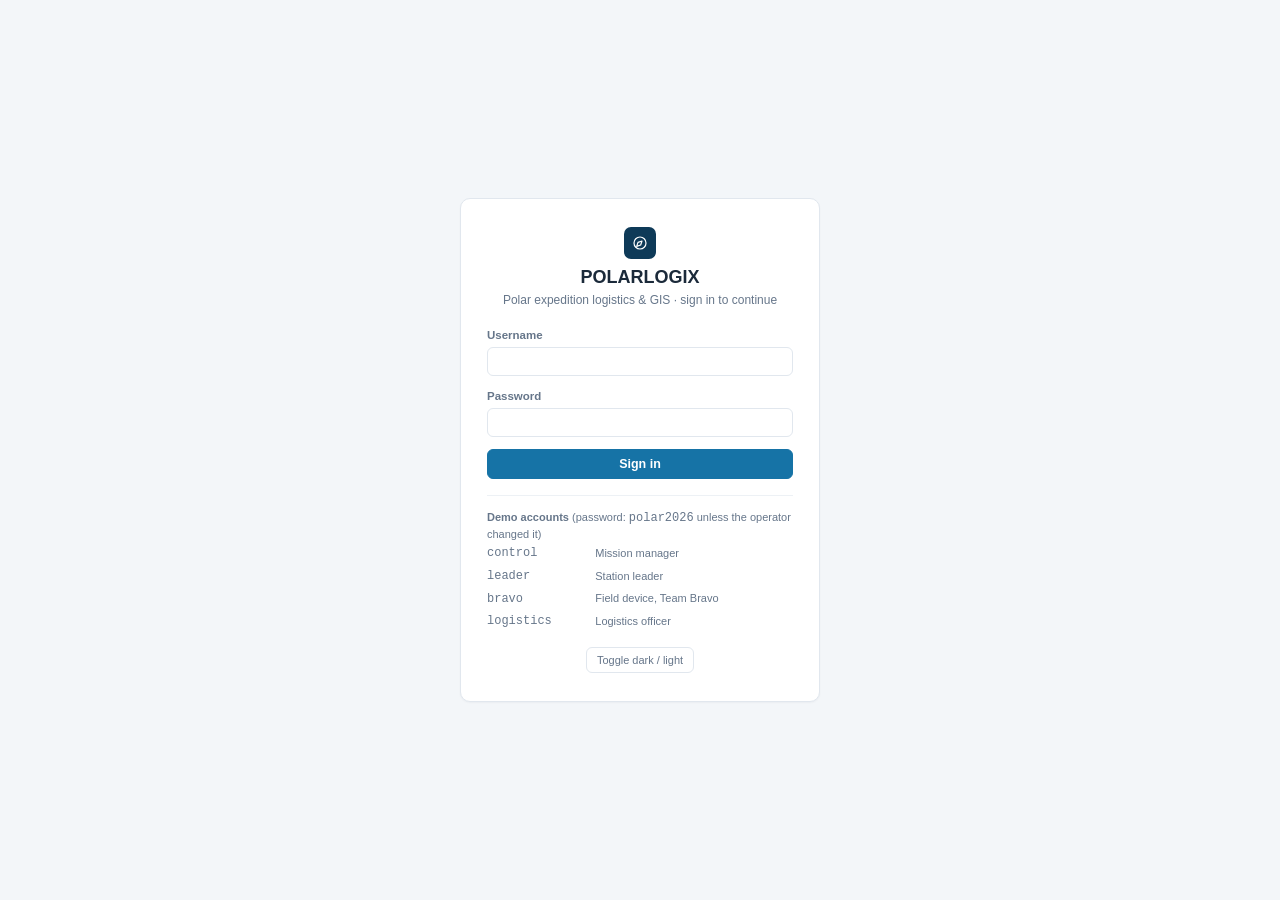
<file: static/login.html>
<!DOCTYPE html>
<html lang="en">
<head>
<meta charset="UTF-8">
<meta name="viewport" content="width=device-width, initial-scale=1.0">
<title>POLARLOGIX — Sign in</title>
<link rel="stylesheet" href="/static/css/app.css">
<link rel="manifest" href="/manifest.webmanifest">
<meta name="theme-color" content="#0e3a58">
<script>
(function(){ try{ var t=localStorage.getItem('pl_theme')||'light'; document.documentElement.setAttribute('data-theme',t); }catch(e){} })();
</script>
</head>
<body>
<div class="login-wrap">
  <div class="login-card">
    <div class="logo"><div class="logo-box"><svg class="ic" viewBox="0 0 24 24"><circle cx="12" cy="12" r="9"/><path d="M15 9l-2 6-6 2 2-6z"/></svg></div></div>
    <h1>POLARLOGIX</h1>
    <p>Polar expedition logistics &amp; GIS &middot; sign in to continue</p>
    <div class="login-err" id="err"></div>
    <form id="loginForm">
      <div class="field"><label for="u">Username</label><input type="text" id="u" autocomplete="username" required></div>
      <div class="field"><label for="p">Password</label><input type="password" id="p" autocomplete="current-password" required></div>
      <button class="btn full" type="submit" id="go">Sign in</button>
    </form>
    <div class="demo-creds">
      <b>Demo accounts</b> (password: <span class="mono">polar2026</span> unless the operator changed it)
      <table>
        <tr><td class="mono">control</td><td>Mission manager</td></tr>
        <tr><td class="mono">leader</td><td>Station leader</td></tr>
        <tr><td class="mono">bravo</td><td>Field device, Team Bravo</td></tr>
        <tr><td class="mono">logistics</td><td>Logistics officer</td></tr>
      </table>
    </div>
    <div style="text-align:center;margin-top:14px">
      <button class="b-ghost" type="button" id="themeBtn" style="font-size:11px">Toggle dark / light</button>
    </div>
  </div>
</div>
<script src="/static/js/api.js"></script>
<script>
$('themeBtn').onclick = () => window.PL.toggleTheme();
$('loginForm').onsubmit = async (e) => {
  e.preventDefault();
  const err = $('err'); err.classList.remove('on');
  const btn = $('go'); btn.disabled = true; btn.textContent = 'Signing in…';
  try {
    await window.PL.login($('u').value.trim(), $('p').value);
    location.href = '/';
  } catch (ex) {
    err.textContent = ex.message || 'Sign in failed';
    err.classList.add('on');
  } finally {
    btn.disabled = false; btn.textContent = 'Sign in';
  }
};
function $(id){ return document.getElementById(id); }
</script>
</body>
</html>
</file>
<file: static/css/app.css>
:root{
  --bg:#f3f6f9; --card:#fff; --line:#e1e7ee; --line2:#edf1f5;
  --text:#1b2a3a; --mute:#66768a; --dim:#93a0b0;
  --navy:#0e3a58; --blue:#1673a6; --blueBg:#e3f0f8;
  --red:#d92d20; --redBg:#fdecea; --amber:#c86a05; --amberBg:#fef3e0; --green:#12805c; --greenBg:#e3f4ec;
  --shadow: 0 1px 2px rgba(16,32,48,.04);
  --font:Inter,"Segoe UI",Roboto,"Helvetica Neue",Arial,sans-serif;
  --mono:ui-monospace,"SF Mono",Consolas,"Liberation Mono",monospace;
}
html[data-theme="dark"]{
  --bg:#0d1520; --card:#141d2b; --line:#233145; --line2:#1b2635;
  --text:#e7edf5; --mute:#8fa0b8; --dim:#5f7189;
  --navy:#2f6690; --blue:#4fa3d8; --blueBg:#132a3d;
  --red:#f0574a; --redBg:#3a1a18; --amber:#e8a53e; --amberBg:#3a2d12; --green:#3fcf94; --greenBg:#123328;
  --shadow: 0 1px 3px rgba(0,0,0,.35);
}
*{box-sizing:border-box;margin:0;padding:0}
html,body{height:100%}
body{font-family:var(--font);font-size:13px;color:var(--text);background:var(--bg);line-height:1.4;transition:background .15s,color .15s}
button,input,select,textarea{font-family:inherit;font-size:inherit;color:inherit}
button{cursor:pointer}
a{color:var(--blue)}
.mono{font-family:var(--mono);font-size:12px}
.ic{width:16px;height:16px;fill:none;stroke:currentColor;stroke-width:1.8;stroke-linecap:round;stroke-linejoin:round;flex:none}
::-webkit-scrollbar{width:10px;height:10px}
::-webkit-scrollbar-thumb{background:var(--line);border-radius:6px}

/* ---- layout ---- */
.app{display:grid;grid-template-columns:216px 1fr;grid-template-rows:56px 1fr;height:100vh}
.top{grid-column:1/3;display:flex;align-items:center;gap:12px;padding:0 16px;background:var(--card);border-bottom:1px solid var(--line)}
.logo{display:flex;align-items:center;gap:9px;width:200px;flex:none}
.logo-box{width:32px;height:32px;border-radius:7px;background:var(--navy);color:#fff;display:grid;place-items:center}
.logo b{font-size:15px;letter-spacing:.2px;display:block}
.logo small{font-size:10px;color:var(--mute);display:block;line-height:1.15}
.v{font-size:10px;font-weight:600;background:var(--blueBg);color:var(--blue);padding:1px 6px;border-radius:4px;margin-left:5px;vertical-align:1px}
.st{font-size:12.5px;color:var(--mute);padding-left:12px;border-left:1px solid var(--line);white-space:nowrap}
.st b{color:var(--text)}
.dotg{display:inline-block;width:7px;height:7px;border-radius:50%;background:var(--green);margin-right:5px}
.dotr{display:inline-block;width:7px;height:7px;border-radius:50%;background:var(--red);margin-right:5px}
.search{flex:1;max-width:470px;min-width:120px;display:flex;align-items:center;gap:8px;border:1px solid var(--line);background:var(--bg);border-radius:6px;padding:7px 10px;color:var(--dim);white-space:nowrap;overflow:hidden}
.top .sp{flex:1}
.b-sar{background:var(--red);color:#fff;border:0;border-radius:6px;padding:7px 12px;font-weight:600;font-size:12px;display:flex;gap:6px;align-items:center}
.b-sar.idle{background:var(--card);color:var(--mute);border:1px solid var(--line);font-weight:500}
.b-sat{border:1px solid #bcd9ea;background:var(--blueBg);color:var(--blue);border-radius:6px;padding:6px 11px;font-weight:600;font-size:12px;display:flex;gap:6px;align-items:center}
.b-sat.off{border-color:#f3b8b3;background:var(--redBg);color:var(--red)}
.b-ghost{border:1px solid var(--line);background:var(--card);border-radius:6px;padding:6px 10px;color:var(--mute);font-size:12px}
.b-ghost:hover{border-color:var(--blue);color:var(--blue)}
.b-icon{border:1px solid var(--line);background:var(--card);border-radius:6px;width:34px;height:34px;display:grid;place-items:center;color:var(--mute)}
.b-icon:hover{border-color:var(--blue);color:var(--blue)}
.bell{position:relative;width:34px;height:34px;border:1px solid var(--line);border-radius:6px;display:grid;place-items:center;background:var(--card);color:var(--mute)}
.bell i{position:absolute;top:-6px;right:-6px;background:var(--red);color:#fff;font-style:normal;font-size:10px;font-weight:600;border-radius:9px;padding:0 5px;min-width:16px;text-align:center}
.user{display:flex;align-items:center;gap:8px;border:1px solid var(--line);border-radius:6px;padding:4px 10px 4px 5px;background:var(--card);position:relative}
.av{width:24px;height:24px;border-radius:5px;background:var(--blue);color:#fff;display:grid;place-items:center;font-size:11px;font-weight:600}
.user b{font-size:11.5px;display:block;line-height:1.1}.user small{font-size:10px;color:var(--mute)}
.user-menu{position:absolute;top:44px;right:0;background:var(--card);border:1px solid var(--line);border-radius:8px;box-shadow:var(--shadow);min-width:160px;display:none;z-index:40;overflow:hidden}
.user-menu.on{display:block}
.user-menu button{display:block;width:100%;text-align:left;padding:9px 12px;background:none;border:0;color:var(--text);font-size:12.5px}
.user-menu button:hover{background:var(--bg)}

.side{background:var(--card);border-right:1px solid var(--line);padding:12px 10px;display:flex;flex-direction:column;overflow:auto}
.side h6{font-size:10px;color:var(--dim);font-weight:600;letter-spacing:.6px;padding:4px 8px 8px}
.nav{display:flex;align-items:center;gap:9px;width:100%;text-align:left;padding:8px 9px;border:0;border-radius:6px;background:none;color:var(--text);font-size:13px;margin-bottom:1px;opacity:.82}
.nav:hover{background:var(--bg);opacity:1}
.nav.on{background:var(--navy);color:#fff;opacity:1}
.nav .n{margin-left:auto;background:var(--red);color:#fff;font-size:10px;font-weight:600;border-radius:9px;padding:0 6px}
.nav .n.a{background:var(--amber)}
.edge{margin-top:auto;border:1px solid var(--line);border-radius:6px;padding:8px 10px;font-size:11px;color:var(--mute);background:var(--bg)}
.edge b{color:var(--text);font-weight:600}

main{overflow:auto;padding:18px 22px 30px}
.view{display:none}.view.on{display:block}
.foot{margin-top:22px;font-size:11px;color:var(--dim);border-top:1px solid var(--line);padding-top:10px}

/* ---- page head ---- */
.ph{display:flex;align-items:center;gap:12px;background:var(--card);border:1px solid var(--line);border-radius:8px;padding:12px 16px;margin-bottom:14px}
.ph h1{font-size:19px;font-weight:650}
.ph p{color:var(--mute);font-size:12.5px;margin-top:2px}
.ph .sp{flex:1}
.pill{border:1px solid var(--line);border-radius:6px;padding:5px 10px;font-size:12px;color:var(--mute);background:var(--bg)}
.chip{display:inline-block;font-size:10.5px;font-weight:600;padding:2px 8px;border-radius:5px;background:var(--line2);color:var(--mute);letter-spacing:.2px;white-space:nowrap}
.chip.g{background:var(--greenBg);color:var(--green)}.chip.a{background:var(--amberBg);color:var(--amber)}.chip.r{background:var(--redBg);color:var(--red)}.chip.b{background:var(--blueBg);color:var(--blue)}

/* ---- cards ---- */
.gr{display:grid;gap:14px}
.g6{grid-template-columns:repeat(6,1fr)}.g4{grid-template-columns:repeat(4,1fr)}.g3{grid-template-columns:repeat(3,1fr)}.g2{grid-template-columns:1fr 1fr}
.g-main{grid-template-columns:1.9fr 1fr}
.mb{margin-bottom:14px}
.card{background:var(--card);border:1px solid var(--line);border-radius:8px;padding:14px 16px}
.card-h{display:flex;align-items:center;gap:8px;margin-bottom:10px}
.card-h h3{font-size:13.5px;font-weight:650}
.card-h .sp{flex:1}
.card-h a{font-size:12px;color:var(--blue);font-weight:600;cursor:pointer;text-decoration:none}
.kpi{padding:12px 14px}
.kpi .l{font-size:10.5px;color:var(--mute);font-weight:600;letter-spacing:.4px;text-transform:uppercase}
.kpi .v2{font-size:27px;font-weight:600;margin:3px 0 2px;letter-spacing:-.3px}
.kpi .s{font-size:11.5px;color:var(--mute)}
.kpi.red{border-color:#f0b4ae}.kpi.red .v2{color:var(--red)}
.row{display:flex;justify-content:space-between;align-items:center;padding:4px 0;font-size:12.5px}
.row b{font-weight:600}
.bar{height:6px;background:var(--line2);border-radius:4px;overflow:hidden;margin:1px 0 6px}
.bar i{display:block;height:100%;background:var(--blue);border-radius:4px}
.mute{color:var(--mute)}.fine{font-size:11.5px;color:var(--mute)}
.note{background:var(--bg);border:1px solid var(--line2);border-radius:6px;padding:8px 10px;font-size:12px;color:var(--mute)}

/* ---- buttons ---- */
.btn{border:1px solid var(--blue);background:var(--blue);color:#fff;border-radius:6px;padding:7px 13px;font-weight:600;font-size:12.5px}
.btn:hover{filter:brightness(1.08)}
.btn:disabled{opacity:.55;cursor:not-allowed}
.btn.w{background:var(--card);color:var(--text);border-color:var(--line)}.btn.w:hover{border-color:var(--blue);color:var(--blue)}
.btn.r{background:var(--red);border-color:var(--red)}
.btn.s{padding:4px 9px;font-size:11.5px}
.btn.full{width:100%}

/* ---- tables ---- */
table{width:100%;border-collapse:collapse;font-size:12.5px}
th{text-align:left;font-size:10.5px;text-transform:uppercase;letter-spacing:.4px;color:var(--mute);font-weight:600;padding:7px 10px;border-bottom:1px solid var(--line);background:var(--bg)}
td{padding:8px 10px;border-bottom:1px solid var(--line2);vertical-align:middle}
tr:last-child td{border-bottom:0}
td.r,th.r{text-align:right}
input[type=text],input[type=number],input[type=password],select{border:1px solid var(--line);border-radius:6px;padding:6px 9px;background:var(--card);color:var(--text)}
input:focus,select:focus{outline:2px solid var(--blueBg);border-color:var(--blue)}
.form{display:flex;gap:8px;flex-wrap:wrap;margin-bottom:12px}

/* ---- alerts ---- */
.al{border:1px solid;border-left-width:3px;border-radius:6px;padding:9px 11px;margin-bottom:8px;font-size:12px}
.al.r{background:var(--redBg);border-color:#f3c3be;border-left-color:var(--red)}
.al.a{background:var(--amberBg);border-color:#f3d9ac;border-left-color:var(--amber)}
.al.b{background:var(--blueBg);border-color:#c9e0f0;border-left-color:var(--blue)}
.al .t{display:flex;justify-content:space-between;font-weight:650;font-size:12.5px;margin-bottom:2px}
.al .t span:last-child{font-weight:400;color:var(--mute);font-size:11px}
.al p{color:var(--text);opacity:.8}
.al a{color:var(--blue);font-weight:600;font-size:11.5px;cursor:pointer;display:inline-block;margin-top:4px}

/* ---- map ---- */
.map{border:1px solid var(--line);border-radius:6px;overflow:hidden;background:#dbe7f1}
html[data-theme="dark"] .map{background:#0b1826}
.map svg{display:block;width:100%;height:auto}
.mt{font:600 7.5px Inter,"Segoe UI",Arial,sans-serif;fill:#1b2a3a;paint-order:stroke;stroke:#fff;stroke-width:2.4px;stroke-linejoin:round}
.ms{font:400 6px var(--mono);fill:#55677b;paint-order:stroke;stroke:#fff;stroke-width:2px}
.mg{font:400 5.5px var(--mono);fill:#7b8da0}
.mw{font:italic 500 7px Inter,Arial,sans-serif;fill:#6f8ba4;letter-spacing:1.4px}
.mland{font:600 6.5px Inter,Arial,sans-serif;fill:#b3bfcc;letter-spacing:2px}
.legend{display:flex;gap:14px;flex-wrap:wrap;font-size:11.5px;color:var(--mute);margin-top:9px}
.legend i{display:inline-block;width:9px;height:9px;margin-right:5px;vertical-align:-1px}
.lyr{display:flex;gap:6px;flex-wrap:wrap;margin-bottom:10px}
.lyr button{border:1px solid var(--line);background:var(--card);border-radius:6px;padding:4px 10px;font-size:12px;color:var(--mute)}
.lyr button.on{background:var(--navy);border-color:var(--navy);color:#fff}

/* ---- missions ---- */
.ms-item{background:var(--card);border:1px solid var(--line);border-radius:8px;padding:12px 14px;margin-bottom:10px;cursor:pointer}
.ms-item:hover{border-color:var(--blue)}.ms-item.sel{border-color:var(--blue);box-shadow:0 0 0 1px var(--blue)}
.ms-item .t{display:flex;align-items:center;gap:8px;margin-bottom:2px}
.ms-item h4{font-size:14px;font-weight:650}
.ms-id{font-family:var(--mono);font-size:10.5px;background:var(--blueBg);color:var(--blue);padding:1px 6px;border-radius:4px}
.meta{display:grid;grid-template-columns:repeat(4,1fr);gap:10px;font-size:12px;margin:9px 0 8px;padding-top:8px;border-top:1px solid var(--line2)}
.meta small{display:block;color:var(--dim);font-size:10.5px}

/* ---- chain / timeline ---- */
.chain{display:grid;grid-template-columns:repeat(5,1fr);gap:6px;text-align:center}
.chain .n{width:28px;height:28px;border-radius:50%;margin:0 auto 5px;display:grid;place-items:center;font-size:12px;font-weight:600;border:2px solid var(--line);background:var(--card);color:var(--mute)}
.chain .d .n{background:var(--blue);border-color:var(--blue);color:#fff}
.chain .c .n{border-color:var(--amber);color:var(--amber)}
.chain b{font-size:12px;display:block}.chain small{font-size:11px;color:var(--mute)}
.tl{padding-left:4px}
.tl div{position:relative;padding:0 0 12px 22px;font-size:12.5px;color:var(--dim)}
.tl div::before{content:"";position:absolute;left:4px;top:6px;bottom:-6px;width:1px;background:var(--line)}
.tl div:last-child::before{display:none}
.tl div::after{content:"";position:absolute;left:0;top:3px;width:9px;height:9px;border-radius:50%;background:var(--card);border:2px solid var(--line)}
.tl div.d{color:var(--text)}.tl div.d::after{background:var(--blue);border-color:var(--blue)}
.tl div.c{color:var(--text)}.tl div.c::after{background:var(--red);border-color:var(--red)}
.tl b{display:block;font-size:12.5px}.tl small{font-family:var(--mono);font-size:10.5px;color:var(--dim)}

/* ---- sync ---- */
.q{display:flex;gap:10px;align-items:center;border:1px solid var(--line);border-radius:6px;padding:8px 10px;margin-bottom:6px;font-size:12.5px}
.q.s{border-left:3px solid var(--green)}.q.p{border-left:3px solid var(--amber)}.q.c{border-left:3px solid var(--red);background:var(--redBg)}
.q .m{font-family:var(--mono);font-size:10.5px;color:var(--dim)}
.vizbox{position:relative;height:110px;border:1px solid var(--line);border-radius:6px;background:var(--bg);margin-bottom:12px}
.node{position:absolute;top:50%;transform:translateY(-50%);width:88px;text-align:center;border:1px solid var(--line);background:var(--card);border-radius:6px;padding:10px 4px;font-size:12px;font-weight:600}
.node small{display:block;font-weight:400;color:var(--mute);font-size:10.5px}
.link{position:absolute;left:112px;right:112px;top:50%;height:2px;background:var(--blue)}
.link.off{background:repeating-linear-gradient(90deg,var(--red) 0 6px,transparent 6px 12px)}
.linkl{position:absolute;left:0;right:0;top:calc(50% + 8px);text-align:center;font-size:11px;color:var(--mute)}
.pk{position:absolute;top:calc(50% - 4px);width:9px;height:9px;border-radius:2px;background:var(--blue)}

/* ---- chat ---- */
.chat{height:380px;overflow:auto;display:flex;flex-direction:column;gap:9px;padding:2px 2px 8px}
.msg{max-width:80%;padding:9px 12px;border-radius:8px;font-size:13px}
.msg.u{align-self:flex-end;background:var(--navy);color:#fff}
.msg.a{align-self:flex-start;background:var(--bg);border:1px solid var(--line)}
.msg .src{margin-top:6px;padding-top:6px;border-top:1px dashed var(--line);font-size:11px;color:var(--mute);font-family:var(--mono)}
.sug{display:flex;gap:6px;flex-wrap:wrap;margin-top:8px}
.sug button{border:1px solid var(--line);background:var(--card);border-radius:14px;padding:5px 11px;font-size:12px;color:var(--mute)}
.sug button:hover{border-color:var(--blue);color:var(--blue)}

/* ---- risk ---- */
.rr{display:grid;grid-template-columns:150px 1fr 64px;gap:10px;align-items:center;margin:9px 0;font-size:12.5px}
.rr b{text-align:right;font-family:var(--mono);font-size:12px;white-space:nowrap}
input[type=range]{width:100%;accent-color:var(--blue)}

/* ---- toast + drawer ---- */
#toast{position:fixed;right:18px;bottom:18px;display:flex;flex-direction:column;gap:6px;z-index:60}
.toast{background:var(--navy);color:#fff;padding:9px 13px;border-radius:6px;font-size:12.5px;max-width:320px;box-shadow:var(--shadow)}
.toast.r{background:var(--red)}
.drawer{position:fixed;top:56px;right:0;width:320px;bottom:0;background:var(--card);border-left:1px solid var(--line);padding:16px;z-index:50;display:none;overflow:auto}
.drawer.on{display:block}
.drawer h4{font-size:14px;margin-bottom:4px}
.ds{display:flex;gap:9px;padding:7px 0;font-size:12.5px;color:var(--mute);border-bottom:1px solid var(--line2)}
.ds i{font-style:normal;width:20px;height:20px;border-radius:50%;border:1px solid var(--line);display:grid;place-items:center;font-size:10.5px;flex:none}
.ds.d{color:var(--text)}.ds.d i{background:var(--green);border-color:var(--green);color:#fff}
.ds.c{color:var(--text);font-weight:600}.ds.c i{border-color:var(--blue);color:var(--blue)}

/* ---- login ---- */
.login-wrap{min-height:100vh;display:grid;place-items:center;background:var(--bg)}
.login-card{width:360px;background:var(--card);border:1px solid var(--line);border-radius:10px;padding:28px 26px;box-shadow:var(--shadow)}
.login-card .logo{width:auto;justify-content:center;margin-bottom:6px}
.login-card h1{font-size:18px;text-align:center;margin-bottom:2px}
.login-card p{text-align:center;color:var(--mute);font-size:12px;margin-bottom:18px}
.field{margin-bottom:12px}
.field label{display:block;font-size:11.5px;color:var(--mute);margin-bottom:4px;font-weight:600}
.field input{width:100%}
.login-err{background:var(--redBg);color:var(--red);border-radius:6px;padding:8px 10px;font-size:12px;margin-bottom:12px;display:none}
.login-err.on{display:block}
.demo-creds{margin-top:16px;padding-top:14px;border-top:1px solid var(--line2);font-size:11px;color:var(--mute)}
.demo-creds table{font-size:11px}
.demo-creds td{padding:3px 6px 3px 0;border:0}
@media(max-width:1180px){
  .g6{grid-template-columns:repeat(3,1fr)}
  .g-main,.g4{grid-template-columns:1fr 1fr}
}

@media(max-width:900px){

  .app{
    grid-template-columns:minmax(0,1fr);
    grid-template-rows:auto 1fr;
    height:auto;
    min-height:100vh
  }

  body{
    overflow-x:hidden
  }

  .top{
    flex-wrap:wrap;
    padding:8px 10px;
    gap:8px
  }

  .logo{
    width:auto
  }

  .logo small,
  .search,
  .st,
  .b-ghost,
  .top .sp,
  .user>div:last-child{
    display:none
  }

  .user{
    padding:3px
  }

  .b-sar{
    font-size:11px;
    padding:6px 9px
  }

  .b-sat{
    font-size:11px;
    padding:6px 9px
  }

  .side{
    position:fixed;
    left:0;
    right:0;
    bottom:0;
    z-index:40;
    flex-direction:row;
    overflow-x:auto;
    padding:5px;
    border-right:0;
    border-top:1px solid var(--line);
    height:58px;
    gap:2px
  }

  .side h6,
  .edge{
    display:none
  }

  .nav{
    flex:none;
    flex-direction:column;
    justify-content:center;
    gap:2px;
    width:auto;
    min-width:92px;
    padding:5px 8px;
    font-size:10px;
    white-space:nowrap;
    text-align:center;
    position:relative;
    margin:0
  }

  .nav .n{
    position:absolute;
    top:1px;
    right:14px
  }

  main{
    padding:12px 10px 76px;
    overflow:visible;
    min-width:0
  }

  .gr>*,
  .card,
  .ph>div{
    min-width:0
  }

  .g6{
    grid-template-columns:repeat(2,minmax(0,1fr)) !important
  }

  .g-main,
  .g4,
  .g3,
  .g2,
  .gr[style]{
    grid-template-columns:minmax(0,1fr) !important
  }

  .ph{
    flex-wrap:wrap
  }

  .ph .sp{
    display:none
  }

  .pill{
    white-space:normal
  }

  .card-h{
    flex-wrap:wrap
  }

  .card-h .sp{
    display:none
  }

  .kpi .v2{
    font-size:22px
  }

  .meta{
    grid-template-columns:1fr 1fr
  }

  .rr{
    grid-template-columns:1fr 60px
  }

  .rr input{
    grid-column:1/3
  }

  .form input,
  .form select{
    flex:1;
    min-width:0
  }

  table{
    display:block;
    overflow-x:auto;
    white-space:nowrap
  }

  .drawer{
    top:auto;
    height:60%;
    width:100%;
    border-left:0;
    border-top:1px solid var(--line)
  }

  #toast{
    bottom:68px;
    right:10px
  }

}
</file>
